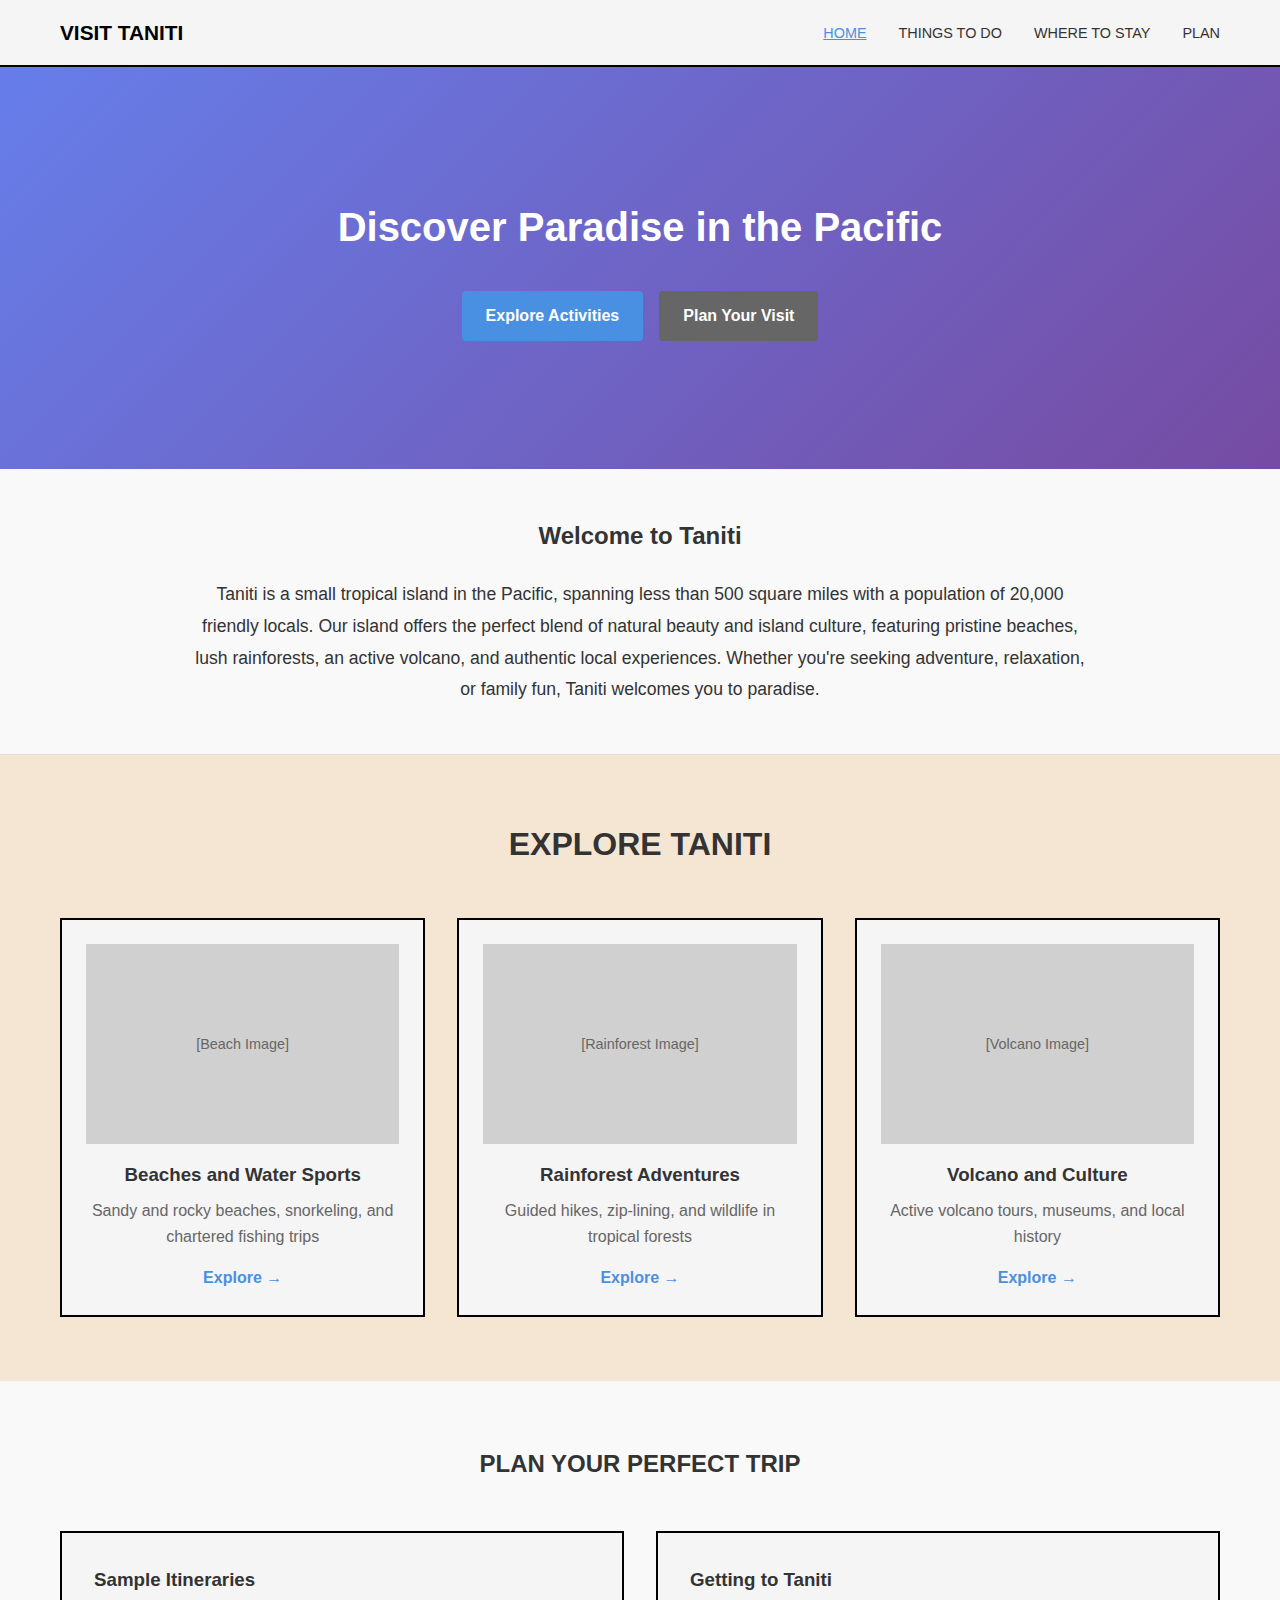
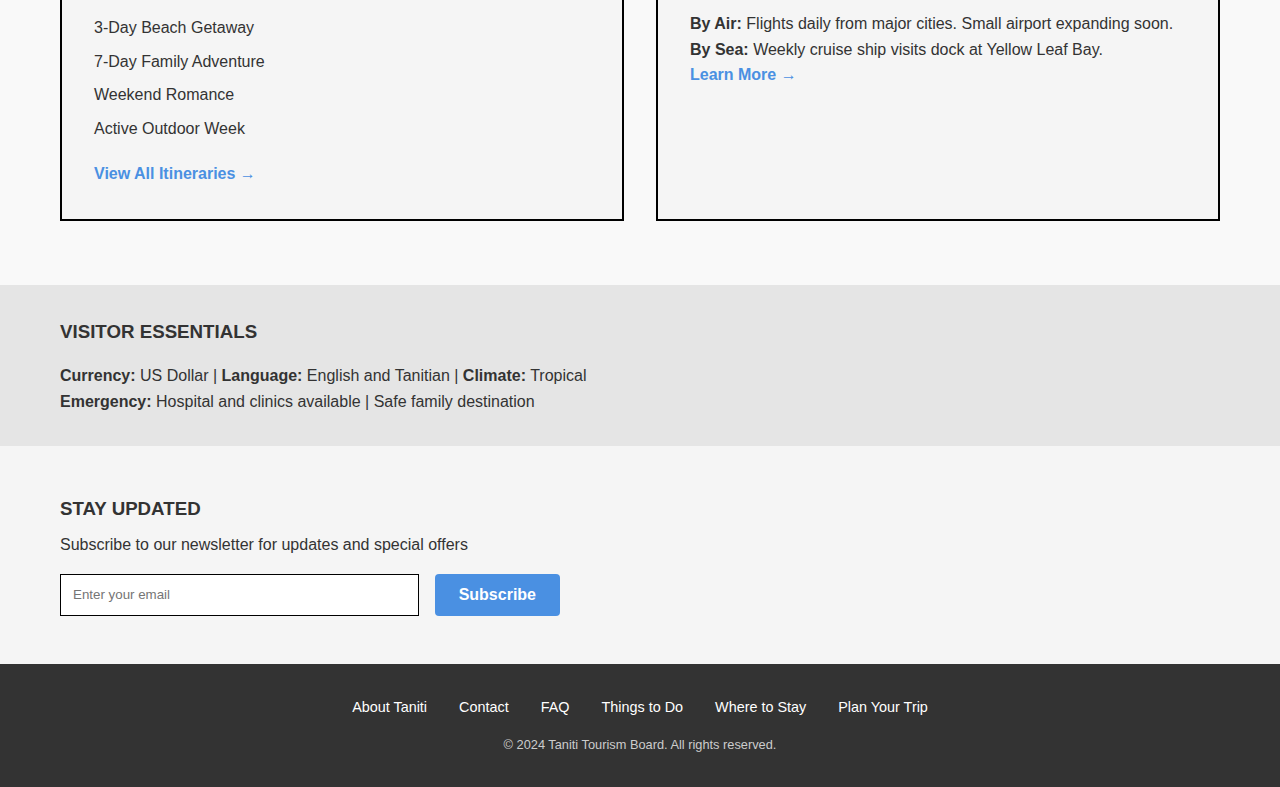
<file: index.html>
<!DOCTYPE html>
<html lang="en">
<head>
    <meta charset="UTF-8">
    <meta name="viewport" content="width=device-width, initial-scale=1.0">
    <title>Visit Taniti - Discover Paradise in the Pacific</title>
    <link rel="stylesheet" href="styles.css">
</head>
<body>
    <!-- Navigation -->
    <nav class="navbar">
        <div class="container">
            <div class="nav-brand">VISIT TANITI</div>
            <button class="mobile-menu-toggle" aria-label="Toggle menu">
                <span></span>
                <span></span>
                <span></span>
            </button>
            <ul class="nav-menu">
                <li><a href="index.html" class="active">HOME</a></li>
                <li><a href="activities.html">THINGS TO DO</a></li>
                <li><a href="stay.html">WHERE TO STAY</a></li>
                <li><a href="plan.html">PLAN</a></li>
            </ul>
        </div>
    </nav>

    <!-- Mobile Menu -->
    <div class="mobile-menu">
        <a href="index.html" class="active">HOME</a>
        <a href="activities.html">THINGS TO DO</a>
        <a href="stay.html">WHERE TO STAY</a>
        <a href="plan.html">PLAN YOUR TRIP</a>
        <a href="#about">ABOUT</a>
        <a href="#contact">CONTACT</a>
    </div>

    <!-- Hero Section -->
    <section class="hero">
        <div class="hero-content">
            <h1>Discover Paradise in the Pacific</h1>
            <div class="hero-buttons">
                <a href="activities.html" class="btn btn-primary">Explore Activities</a>
                <a href="plan.html" class="btn btn-secondary">Plan Your Visit</a>
            </div>
        </div>
    </section>

    <!-- About Taniti Section (NEW - from testing feedback) -->
    <section class="about-intro">
        <div class="container">
            <h2>Welcome to Taniti</h2>
            <p>Taniti is a small tropical island in the Pacific, spanning less than 500 square miles with a population of 20,000 friendly locals. Our island offers the perfect blend of natural beauty and island culture, featuring pristine beaches, lush rainforests, an active volcano, and authentic local experiences. Whether you're seeking adventure, relaxation, or family fun, Taniti welcomes you to paradise.</p>
        </div>
    </section>

    <!-- Explore Taniti Categories -->
    <section class="explore-section">
        <div class="container">
            <h2>EXPLORE TANITI</h2>
            <div class="category-grid">
                <div class="category-card">
                    <div class="category-image beach"></div>
                    <h3>Beaches and Water Sports</h3>
                    <p>Sandy and rocky beaches, snorkeling, and chartered fishing trips</p>
                    <a href="activities.html#beaches" class="card-link">Explore →</a>
                </div>
                <div class="category-card">
                    <div class="category-image rainforest"></div>
                    <h3>Rainforest Adventures</h3>
                    <p>Guided hikes, zip-lining, and wildlife in tropical forests</p>
                    <a href="activities.html#adventure" class="card-link">Explore →</a>
                </div>
                <div class="category-card">
                    <div class="category-image volcano"></div>
                    <h3>Volcano and Culture</h3>
                    <p>Active volcano tours, museums, and local history</p>
                    <a href="activities.html#culture" class="card-link">Explore →</a>
                </div>
            </div>
        </div>
    </section>

    <!-- Planning Tools -->
    <section class="planning-section">
        <div class="container">
            <h2>PLAN YOUR PERFECT TRIP</h2>
            <div class="planning-grid">
                <div class="planning-card">
                    <h3>Sample Itineraries</h3>
                    <ul>
                        <li>3-Day Beach Getaway</li>
                        <li>7-Day Family Adventure</li>
                        <li>Weekend Romance</li>
                        <li>Active Outdoor Week</li>
                    </ul>
                    <a href="plan.html#itineraries" class="card-link">View All Itineraries →</a>
                </div>
                <div class="planning-card">
                    <h3>Getting to Taniti</h3>
                    <p><strong>By Air:</strong> Flights daily from major cities. Small airport expanding soon.</p>
                    <p><strong>By Sea:</strong> Weekly cruise ship visits dock at Yellow Leaf Bay.</p>
                    <a href="plan.html#transport" class="card-link">Learn More →</a>
                </div>
            </div>
        </div>
    </section>

    <!-- Visitor Essentials -->
    <section class="essentials-section">
        <div class="container">
            <h3>VISITOR ESSENTIALS</h3>
            <p><strong>Currency:</strong> US Dollar | <strong>Language:</strong> English and Tanitian | <strong>Climate:</strong> Tropical</p>
            <p><strong>Emergency:</strong> Hospital and clinics available | Safe family destination</p>
        </div>
    </section>

    <!-- Newsletter -->
    <section class="newsletter-section">
        <div class="container">
            <h3>STAY UPDATED</h3>
            <p>Subscribe to our newsletter for updates and special offers</p>
            <form class="newsletter-form">
                <input type="email" placeholder="Enter your email" required>
                <button type="submit" class="btn btn-primary">Subscribe</button>
            </form>
        </div>
    </section>

    <!-- Footer -->
    <footer class="footer">
        <div class="container">
            <div class="footer-links">
                <a href="#about">About Taniti</a>
                <a href="#contact">Contact</a>
                <a href="#faq">FAQ</a>
                <a href="activities.html">Things to Do</a>
                <a href="stay.html">Where to Stay</a>
                <a href="plan.html">Plan Your Trip</a>
            </div>
            <p class="footer-copy">&copy; 2024 Taniti Tourism Board. All rights reserved.</p>
        </div>
    </footer>

    <script src="script.js"></script>
</body>
</html>
</file>
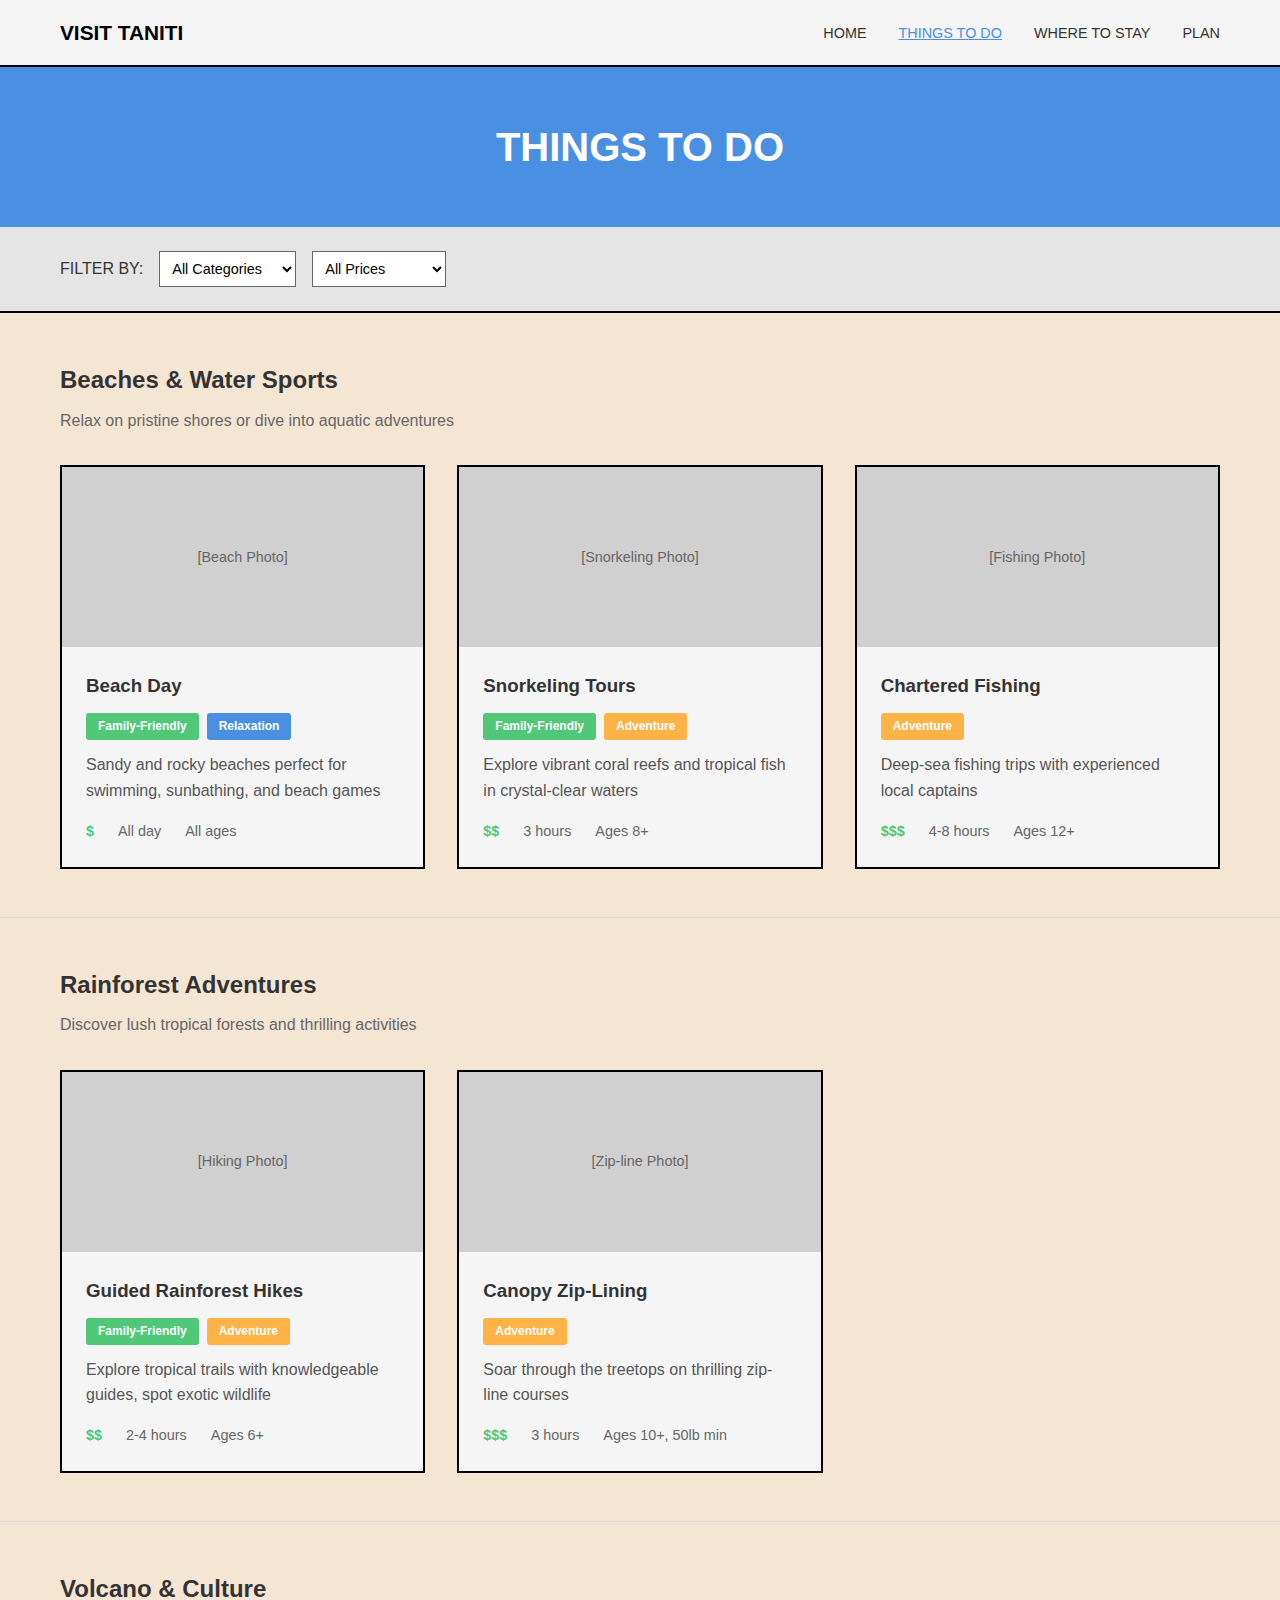
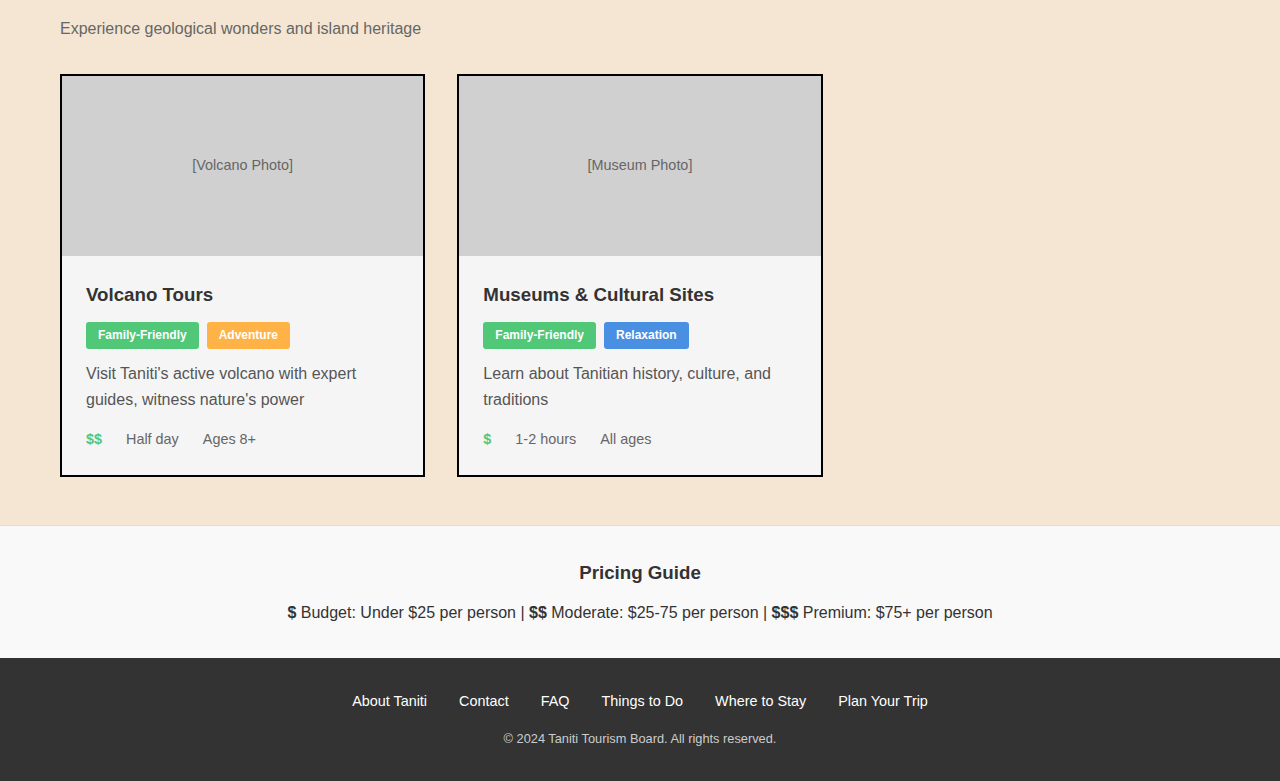
<file: activities.html>
<!DOCTYPE html>
<html lang="en">
<head>
    <meta charset="UTF-8">
    <meta name="viewport" content="width=device-width, initial-scale=1.0">
    <title>Things to Do - Visit Taniti</title>
    <link rel="stylesheet" href="styles.css">
</head>
<body>
    <!-- Navigation -->
    <nav class="navbar">
        <div class="container">
            <div class="nav-brand">VISIT TANITI</div>
            <button class="mobile-menu-toggle" aria-label="Toggle menu">
                <span></span>
                <span></span>
                <span></span>
            </button>
            <ul class="nav-menu">
                <li><a href="index.html">HOME</a></li>
                <li><a href="activities.html" class="active">THINGS TO DO</a></li>
                <li><a href="stay.html">WHERE TO STAY</a></li>
                <li><a href="plan.html">PLAN</a></li>
            </ul>
        </div>
    </nav>

    <!-- Mobile Menu -->
    <div class="mobile-menu">
        <a href="index.html">HOME</a>
        <a href="activities.html" class="active">THINGS TO DO</a>
        <a href="stay.html">WHERE TO STAY</a>
        <a href="plan.html">PLAN YOUR TRIP</a>
        <a href="#about">ABOUT</a>
        <a href="#contact">CONTACT</a>
    </div>

    <!-- Page Header -->
    <section class="page-header">
        <div class="container">
            <h1>THINGS TO DO</h1>
        </div>
    </section>

    <!-- Filter Bar -->
    <section class="filter-section">
        <div class="container">
            <div class="filter-bar">
                <span>FILTER BY:</span>
                <select id="category-filter">
                    <option value="all">All Categories</option>
                    <option value="family">Family-Friendly</option>
                    <option value="adventure">Adventure</option>
                    <option value="relaxation">Relaxation</option>
                </select>
                <select id="price-filter">
                    <option value="all">All Prices</option>
                    <option value="budget">Budget ($)</option>
                    <option value="moderate">Moderate ($$)</option>
                    <option value="premium">Premium ($$$)</option>
                </select>
            </div>
        </div>
    </section>

    <!-- Beaches & Water Sports (Relaxation) -->
    <section id="beaches" class="activity-category">
        <div class="container">
            <h2>Beaches & Water Sports</h2>
            <p class="category-description">Relax on pristine shores or dive into aquatic adventures</p>
            <div class="activity-grid">
                <div class="activity-card" data-category="relaxation family" data-price="budget">
                    <div class="activity-image beach-relaxation"></div>
                    <div class="activity-content">
                        <h3>Beach Day</h3>
                        <div class="activity-tags">
                            <span class="tag tag-family">Family-Friendly</span>
                            <span class="tag tag-relax">Relaxation</span>
                        </div>
                        <p>Sandy and rocky beaches perfect for swimming, sunbathing, and beach games</p>
                        <div class="activity-meta">
                            <span class="price">$</span>
                            <span class="duration">All day</span>
                            <span class="age">All ages</span>
                        </div>
                    </div>
                </div>
                <div class="activity-card" data-category="adventure family" data-price="moderate">
                    <div class="activity-image snorkeling"></div>
                    <div class="activity-content">
                        <h3>Snorkeling Tours</h3>
                        <div class="activity-tags">
                            <span class="tag tag-family">Family-Friendly</span>
                            <span class="tag tag-adventure">Adventure</span>
                        </div>
                        <p>Explore vibrant coral reefs and tropical fish in crystal-clear waters</p>
                        <div class="activity-meta">
                            <span class="price">$$</span>
                            <span class="duration">3 hours</span>
                            <span class="age">Ages 8+</span>
                        </div>
                    </div>
                </div>
                <div class="activity-card" data-category="adventure" data-price="premium">
                    <div class="activity-image fishing"></div>
                    <div class="activity-content">
                        <h3>Chartered Fishing</h3>
                        <div class="activity-tags">
                            <span class="tag tag-adventure">Adventure</span>
                        </div>
                        <p>Deep-sea fishing trips with experienced local captains</p>
                        <div class="activity-meta">
                            <span class="price">$$$</span>
                            <span class="duration">4-8 hours</span>
                            <span class="age">Ages 12+</span>
                        </div>
                    </div>
                </div>
            </div>
        </div>
    </section>

    <!-- Rainforest Adventures (Adventure) -->
    <section id="adventure" class="activity-category">
        <div class="container">
            <h2>Rainforest Adventures</h2>
            <p class="category-description">Discover lush tropical forests and thrilling activities</p>
            <div class="activity-grid">
                <div class="activity-card" data-category="adventure family" data-price="moderate">
                    <div class="activity-image hiking"></div>
                    <div class="activity-content">
                        <h3>Guided Rainforest Hikes</h3>
                        <div class="activity-tags">
                            <span class="tag tag-family">Family-Friendly</span>
                            <span class="tag tag-adventure">Adventure</span>
                        </div>
                        <p>Explore tropical trails with knowledgeable guides, spot exotic wildlife</p>
                        <div class="activity-meta">
                            <span class="price">$$</span>
                            <span class="duration">2-4 hours</span>
                            <span class="age">Ages 6+</span>
                        </div>
                    </div>
                </div>
                <div class="activity-card" data-category="adventure" data-price="premium">
                    <div class="activity-image ziplining"></div>
                    <div class="activity-content">
                        <h3>Canopy Zip-Lining</h3>
                        <div class="activity-tags">
                            <span class="tag tag-adventure">Adventure</span>
                        </div>
                        <p>Soar through the treetops on thrilling zip-line courses</p>
                        <div class="activity-meta">
                            <span class="price">$$$</span>
                            <span class="duration">3 hours</span>
                            <span class="age">Ages 10+, 50lb min</span>
                        </div>
                    </div>
                </div>
            </div>
        </div>
    </section>

    <!-- Volcano & Culture -->
    <section id="culture" class="activity-category">
        <div class="container">
            <h2>Volcano & Culture</h2>
            <p class="category-description">Experience geological wonders and island heritage</p>
            <div class="activity-grid">
                <div class="activity-card" data-category="adventure family" data-price="moderate">
                    <div class="activity-image volcano"></div>
                    <div class="activity-content">
                        <h3>Volcano Tours</h3>
                        <div class="activity-tags">
                            <span class="tag tag-family">Family-Friendly</span>
                            <span class="tag tag-adventure">Adventure</span>
                        </div>
                        <p>Visit Taniti's active volcano with expert guides, witness nature's power</p>
                        <div class="activity-meta">
                            <span class="price">$$</span>
                            <span class="duration">Half day</span>
                            <span class="age">Ages 8+</span>
                        </div>
                    </div>
                </div>
                <div class="activity-card" data-category="relaxation family" data-price="budget">
                    <div class="activity-image museum"></div>
                    <div class="activity-content">
                        <h3>Museums & Cultural Sites</h3>
                        <div class="activity-tags">
                            <span class="tag tag-family">Family-Friendly</span>
                            <span class="tag tag-relax">Relaxation</span>
                        </div>
                        <p>Learn about Tanitian history, culture, and traditions</p>
                        <div class="activity-meta">
                            <span class="price">$</span>
                            <span class="duration">1-2 hours</span>
                            <span class="age">All ages</span>
                        </div>
                    </div>
                </div>
            </div>
        </div>
    </section>

    <!-- Pricing Guide -->
    <section class="pricing-guide">
        <div class="container">
            <h3>Pricing Guide</h3>
            <p><strong>$</strong> Budget: Under $25 per person | <strong>$$</strong> Moderate: $25-75 per person | <strong>$$$</strong> Premium: $75+ per person</p>
        </div>
    </section>

    <!-- Footer -->
    <footer class="footer">
        <div class="container">
            <div class="footer-links">
                <a href="#about">About Taniti</a>
                <a href="#contact">Contact</a>
                <a href="#faq">FAQ</a>
                <a href="activities.html">Things to Do</a>
                <a href="stay.html">Where to Stay</a>
                <a href="plan.html">Plan Your Trip</a>
            </div>
            <p class="footer-copy">&copy; 2024 Taniti Tourism Board. All rights reserved.</p>
        </div>
    </footer>

    <script src="script.js"></script>
</body>
</html>
</file>
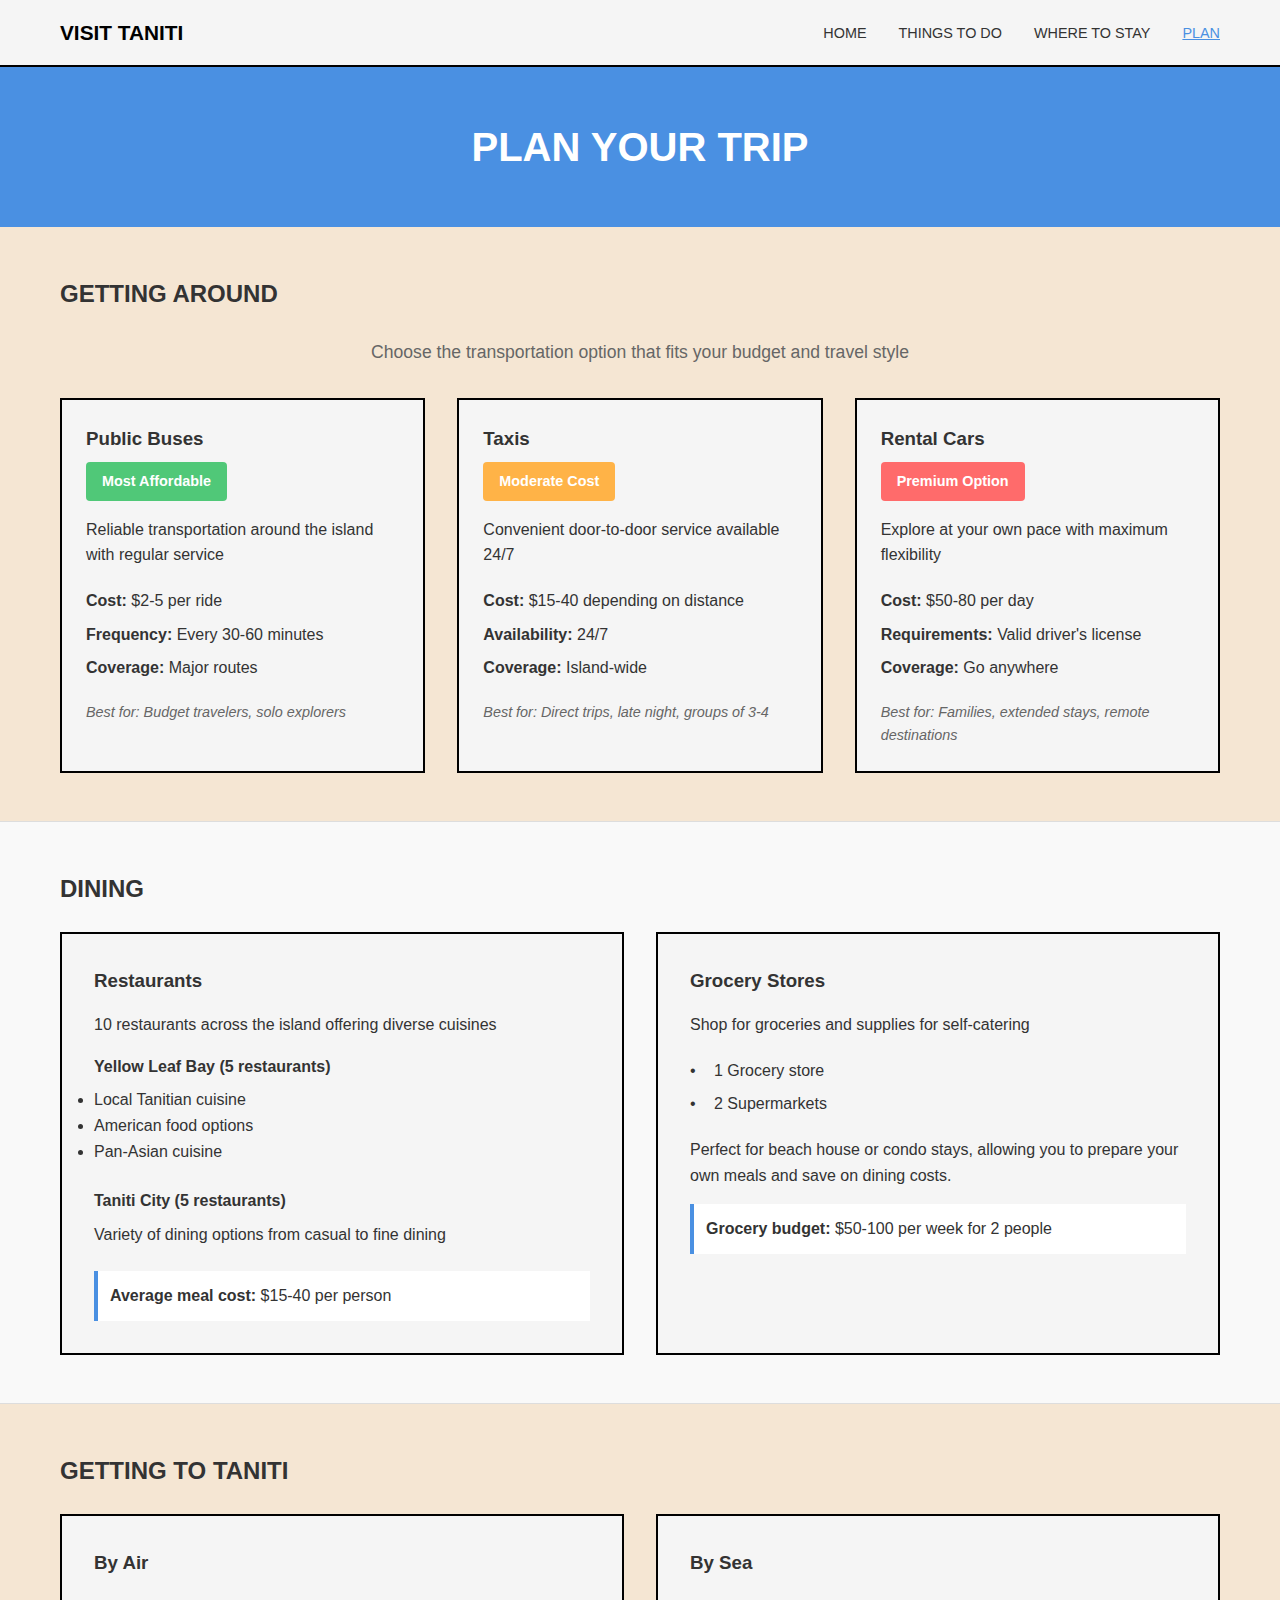
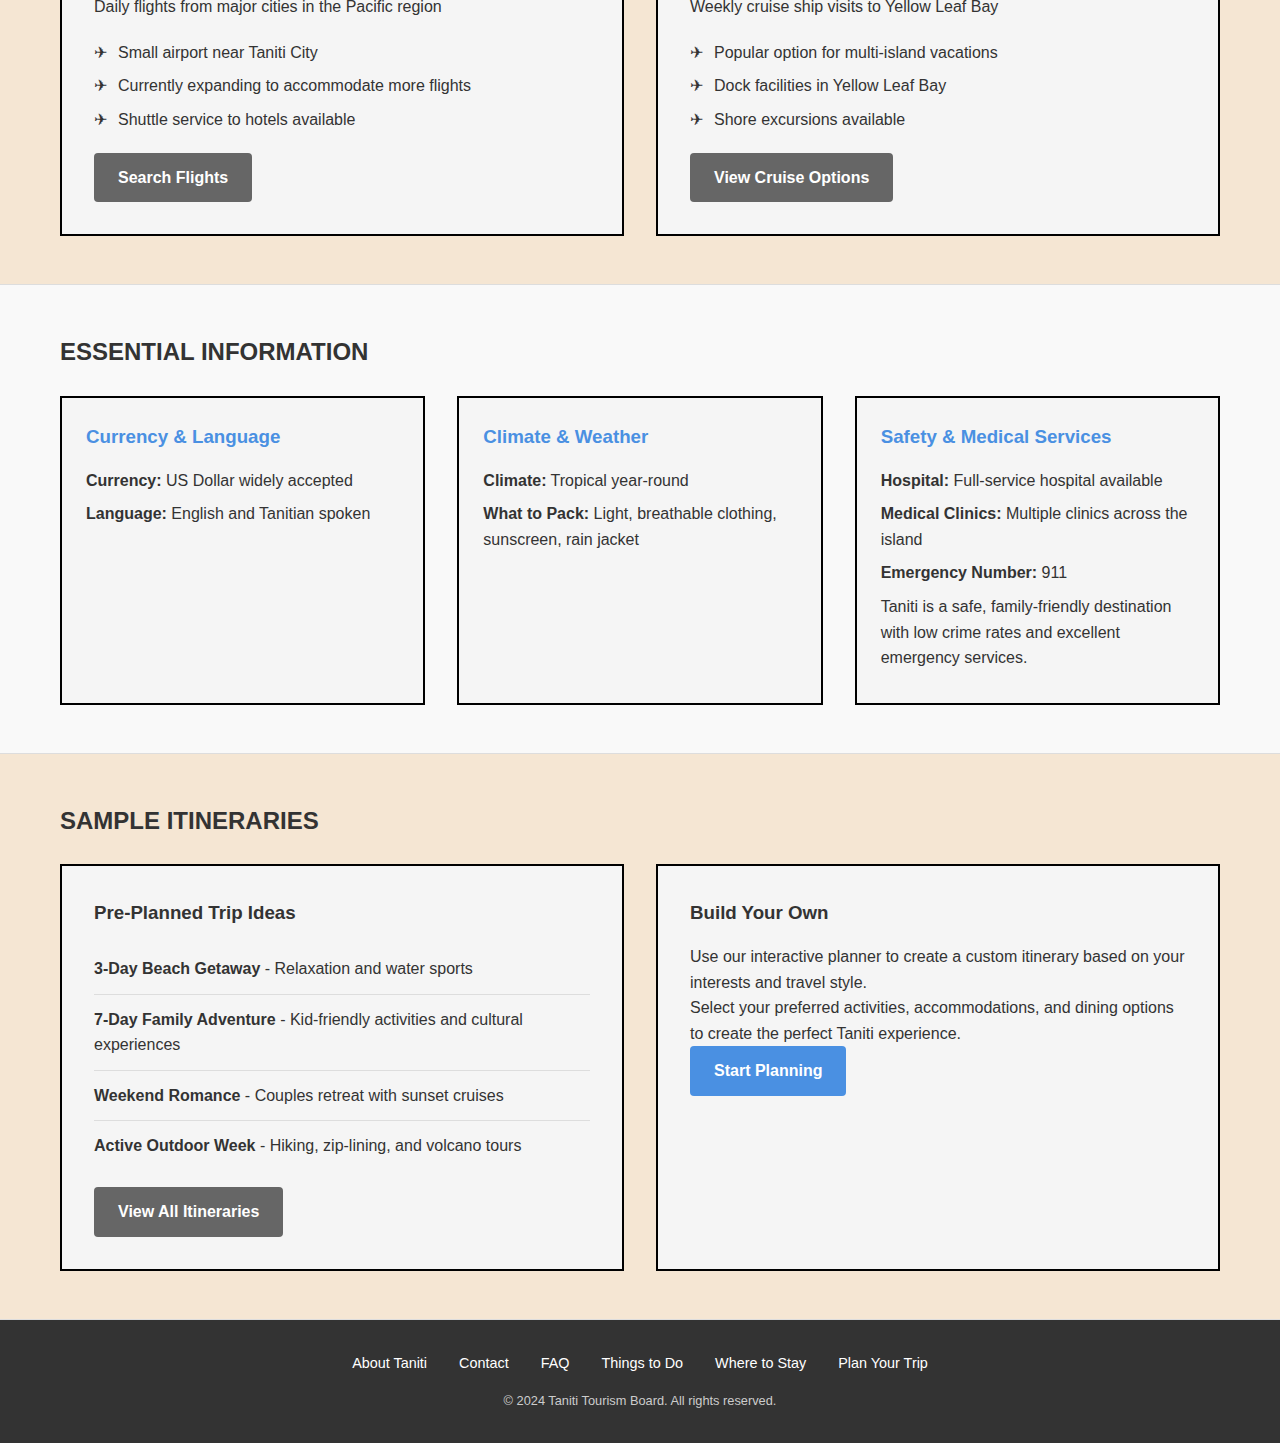
<file: plan.html>
<!DOCTYPE html>
<html lang="en">
<head>
    <meta charset="UTF-8">
    <meta name="viewport" content="width=device-width, initial-scale=1.0">
    <title>Plan Your Trip - Visit Taniti</title>
    <link rel="stylesheet" href="styles.css">
</head>
<body>
    <!-- Navigation -->
    <nav class="navbar">
        <div class="container">
            <div class="nav-brand">VISIT TANITI</div>
            <button class="mobile-menu-toggle" aria-label="Toggle menu">
                <span></span>
                <span></span>
                <span></span>
            </button>
            <ul class="nav-menu">
                <li><a href="index.html">HOME</a></li>
                <li><a href="activities.html">THINGS TO DO</a></li>
                <li><a href="stay.html">WHERE TO STAY</a></li>
                <li><a href="plan.html" class="active">PLAN</a></li>
            </ul>
        </div>
    </nav>

    <!-- Mobile Menu -->
    <div class="mobile-menu">
        <a href="index.html">HOME</a>
        <a href="activities.html">THINGS TO DO</a>
        <a href="stay.html">WHERE TO STAY</a>
        <a href="plan.html" class="active">PLAN YOUR TRIP</a>
        <a href="#about">ABOUT</a>
        <a href="#contact">CONTACT</a>
    </div>

    <!-- Page Header -->
    <section class="page-header">
        <div class="container">
            <h1>PLAN YOUR TRIP</h1>
        </div>
    </section>

    <!-- Getting Around Section (with costs highlighted) -->
    <section id="transport" class="plan-section">
        <div class="container">
            <h2>GETTING AROUND</h2>
            <p class="section-intro">Choose the transportation option that fits your budget and travel style</p>
            <div class="transport-grid">
                <div class="transport-card">
                    <h3>Public Buses</h3>
                    <div class="cost-badge budget">Most Affordable</div>
                    <p>Reliable transportation around the island with regular service</p>
                    <ul class="details">
                        <li><strong>Cost:</strong> $2-5 per ride</li>
                        <li><strong>Frequency:</strong> Every 30-60 minutes</li>
                        <li><strong>Coverage:</strong> Major routes</li>
                    </ul>
                    <p class="recommendation">Best for: Budget travelers, solo explorers</p>
                </div>
                <div class="transport-card">
                    <h3>Taxis</h3>
                    <div class="cost-badge moderate">Moderate Cost</div>
                    <p>Convenient door-to-door service available 24/7</p>
                    <ul class="details">
                        <li><strong>Cost:</strong> $15-40 depending on distance</li>
                        <li><strong>Availability:</strong> 24/7</li>
                        <li><strong>Coverage:</strong> Island-wide</li>
                    </ul>
                    <p class="recommendation">Best for: Direct trips, late night, groups of 3-4</p>
                </div>
                <div class="transport-card">
                    <h3>Rental Cars</h3>
                    <div class="cost-badge premium">Premium Option</div>
                    <p>Explore at your own pace with maximum flexibility</p>
                    <ul class="details">
                        <li><strong>Cost:</strong> $50-80 per day</li>
                        <li><strong>Requirements:</strong> Valid driver's license</li>
                        <li><strong>Coverage:</strong> Go anywhere</li>
                    </ul>
                    <p class="recommendation">Best for: Families, extended stays, remote destinations</p>
                </div>
            </div>
        </div>
    </section>

    <!-- Dining Section -->
    <section class="plan-section dining-section">
        <div class="container">
            <h2>DINING</h2>
            <div class="dining-grid">
                <div class="dining-card">
                    <h3>Restaurants</h3>
                    <p>10 restaurants across the island offering diverse cuisines</p>
                    <div class="dining-locations">
                        <div class="location">
                            <h4>Yellow Leaf Bay (5 restaurants)</h4>
                            <ul>
                                <li>Local Tanitian cuisine</li>
                                <li>American food options</li>
                                <li>Pan-Asian cuisine</li>
                            </ul>
                        </div>
                        <div class="location">
                            <h4>Taniti City (5 restaurants)</h4>
                            <p>Variety of dining options from casual to fine dining</p>
                        </div>
                    </div>
                    <p class="cost-note"><strong>Average meal cost:</strong> $15-40 per person</p>
                </div>
                <div class="dining-card">
                    <h3>Grocery Stores</h3>
                    <p>Shop for groceries and supplies for self-catering</p>
                    <ul class="grocery-list">
                        <li>1 Grocery store</li>
                        <li>2 Supermarkets</li>
                    </ul>
                    <p>Perfect for beach house or condo stays, allowing you to prepare your own meals and save on dining costs.</p>
                    <p class="cost-note"><strong>Grocery budget:</strong> $50-100 per week for 2 people</p>
                </div>
            </div>
        </div>
    </section>

    <!-- Getting to Taniti -->
    <section class="plan-section arrival-section">
        <div class="container">
            <h2>GETTING TO TANITI</h2>
            <div class="arrival-grid">
                <div class="arrival-card">
                    <h3>By Air</h3>
                    <p>Daily flights from major cities in the Pacific region</p>
                    <ul>
                        <li>Small airport near Taniti City</li>
                        <li>Currently expanding to accommodate more flights</li>
                        <li>Shuttle service to hotels available</li>
                    </ul>
                    <a href="#" class="btn btn-secondary">Search Flights</a>
                </div>
                <div class="arrival-card">
                    <h3>By Sea</h3>
                    <p>Weekly cruise ship visits to Yellow Leaf Bay</p>
                    <ul>
                        <li>Popular option for multi-island vacations</li>
                        <li>Dock facilities in Yellow Leaf Bay</li>
                        <li>Shore excursions available</li>
                    </ul>
                    <a href="#" class="btn btn-secondary">View Cruise Options</a>
                </div>
            </div>
        </div>
    </section>

    <!-- Essential Information (with safety info from testing) -->
    <section class="plan-section essentials-detail">
        <div class="container">
            <h2>ESSENTIAL INFORMATION</h2>
            <div class="essentials-grid">
                <div class="essential-item">
                    <h3>Currency & Language</h3>
                    <p><strong>Currency:</strong> US Dollar widely accepted</p>
                    <p><strong>Language:</strong> English and Tanitian spoken</p>
                </div>
                <div class="essential-item">
                    <h3>Climate & Weather</h3>
                    <p><strong>Climate:</strong> Tropical year-round</p>
                    <p><strong>What to Pack:</strong> Light, breathable clothing, sunscreen, rain jacket</p>
                </div>
                <div class="essential-item">
                    <h3>Safety & Medical Services</h3>
                    <p><strong>Hospital:</strong> Full-service hospital available</p>
                    <p><strong>Medical Clinics:</strong> Multiple clinics across the island</p>
                    <p><strong>Emergency Number:</strong> 911</p>
                    <p>Taniti is a safe, family-friendly destination with low crime rates and excellent emergency services.</p>
                </div>
            </div>
        </div>
    </section>

    <!-- Sample Itineraries -->
    <section id="itineraries" class="plan-section itineraries-section">
        <div class="container">
            <h2>SAMPLE ITINERARIES</h2>
            <div class="itinerary-grid">
                <div class="itinerary-card">
                    <h3>Pre-Planned Trip Ideas</h3>
                    <ul class="itinerary-list">
                        <li><strong>3-Day Beach Getaway</strong> - Relaxation and water sports</li>
                        <li><strong>7-Day Family Adventure</strong> - Kid-friendly activities and cultural experiences</li>
                        <li><strong>Weekend Romance</strong> - Couples retreat with sunset cruises</li>
                        <li><strong>Active Outdoor Week</strong> - Hiking, zip-lining, and volcano tours</li>
                    </ul>
                    <a href="#" class="btn btn-secondary">View All Itineraries</a>
                </div>
                <div class="itinerary-card">
                    <h3>Build Your Own</h3>
                    <p>Use our interactive planner to create a custom itinerary based on your interests and travel style.</p>
                    <p>Select your preferred activities, accommodations, and dining options to create the perfect Taniti experience.</p>
                    <a href="#" class="btn btn-primary">Start Planning</a>
                </div>
            </div>
        </div>
    </section>

    <!-- Footer -->
    <footer class="footer">
        <div class="container">
            <div class="footer-links">
                <a href="#about">About Taniti</a>
                <a href="#contact">Contact</a>
                <a href="#faq">FAQ</a>
                <a href="activities.html">Things to Do</a>
                <a href="stay.html">Where to Stay</a>
                <a href="plan.html">Plan Your Trip</a>
            </div>
            <p class="footer-copy">&copy; 2024 Taniti Tourism Board. All rights reserved.</p>
        </div>
    </footer>

    <script src="script.js"></script>
</body>
</html>
</file>
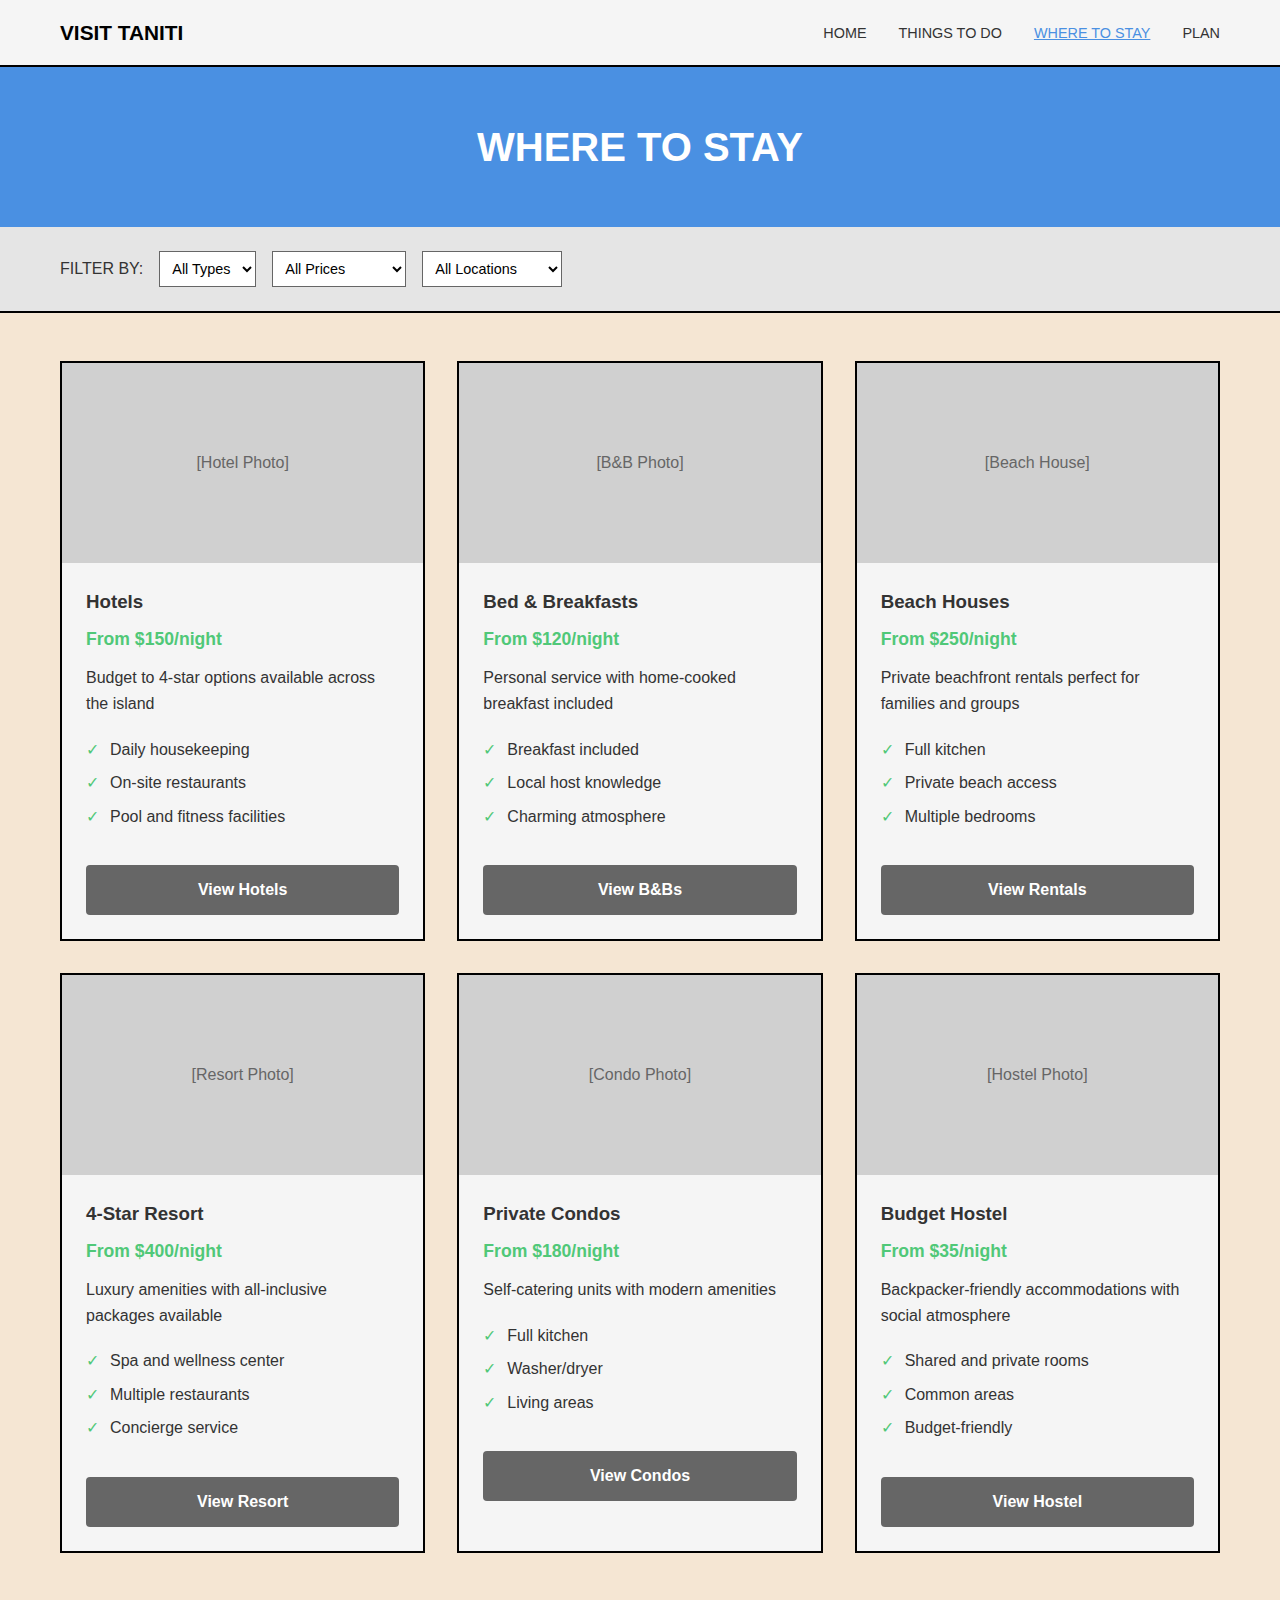
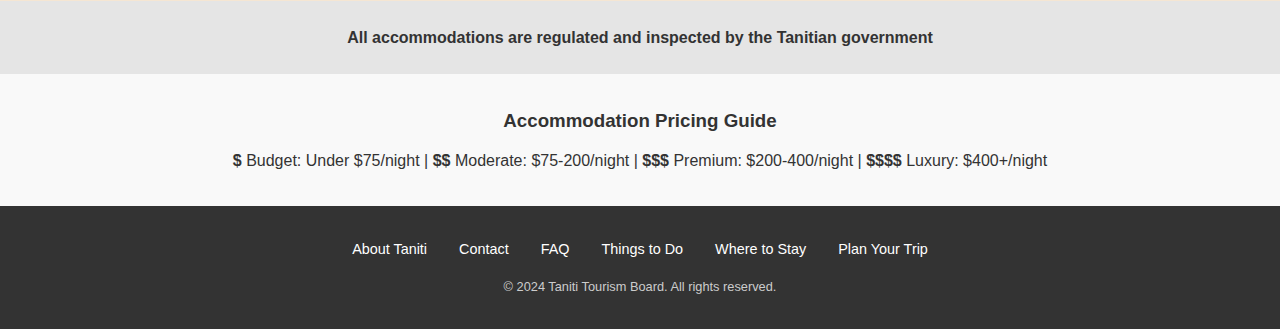
<file: stay.html>
<!DOCTYPE html>
<html lang="en">
<head>
    <meta charset="UTF-8">
    <meta name="viewport" content="width=device-width, initial-scale=1.0">
    <title>Where to Stay - Visit Taniti</title>
    <link rel="stylesheet" href="styles.css">
</head>
<body>
    <!-- Navigation -->
    <nav class="navbar">
        <div class="container">
            <div class="nav-brand">VISIT TANITI</div>
            <button class="mobile-menu-toggle" aria-label="Toggle menu">
                <span></span>
                <span></span>
                <span></span>
            </button>
            <ul class="nav-menu">
                <li><a href="index.html">HOME</a></li>
                <li><a href="activities.html">THINGS TO DO</a></li>
                <li><a href="stay.html" class="active">WHERE TO STAY</a></li>
                <li><a href="plan.html">PLAN</a></li>
            </ul>
        </div>
    </nav>

    <!-- Mobile Menu -->
    <div class="mobile-menu">
        <a href="index.html">HOME</a>
        <a href="activities.html">THINGS TO DO</a>
        <a href="stay.html" class="active">WHERE TO STAY</a>
        <a href="plan.html">PLAN YOUR TRIP</a>
        <a href="#about">ABOUT</a>
        <a href="#contact">CONTACT</a>
    </div>

    <!-- Page Header -->
    <section class="page-header">
        <div class="container">
            <h1>WHERE TO STAY</h1>
        </div>
    </section>

    <!-- Filter Bar -->
    <section class="filter-section">
        <div class="container">
            <div class="filter-bar">
                <span>FILTER BY:</span>
                <select id="type-filter">
                    <option value="all">All Types</option>
                    <option value="hotel">Hotels</option>
                    <option value="bb">B&Bs</option>
                    <option value="rental">Rentals</option>
                    <option value="budget">Budget</option>
                </select>
                <select id="price-filter">
                    <option value="all">All Prices</option>
                    <option value="budget">Budget ($)</option>
                    <option value="moderate">Moderate ($$)</option>
                    <option value="premium">Premium ($$$)</option>
                    <option value="luxury">Luxury ($$$$)</option>
                </select>
                <select id="location-filter">
                    <option value="all">All Locations</option>
                    <option value="bay">Yellow Leaf Bay</option>
                    <option value="city">Taniti City</option>
                    <option value="beach">Beachfront</option>
                </select>
            </div>
        </div>
    </section>

    <!-- Accommodations Grid -->
    <section class="accommodations-section">
        <div class="container">
            <div class="accommodation-grid">
                <!-- Hotels -->
                <div class="accommodation-card" data-type="hotel" data-price="moderate premium">
                    <div class="accommodation-image hotel"></div>
                    <div class="accommodation-content">
                        <h3>Hotels</h3>
                        <div class="price-range">From $150/night</div>
                        <p>Budget to 4-star options available across the island</p>
                        <ul class="amenities">
                            <li>Daily housekeeping</li>
                            <li>On-site restaurants</li>
                            <li>Pool and fitness facilities</li>
                        </ul>
                        <a href="#" class="btn btn-secondary">View Hotels</a>
                    </div>
                </div>

                <!-- B&Bs -->
                <div class="accommodation-card" data-type="bb" data-price="moderate">
                    <div class="accommodation-image bb"></div>
                    <div class="accommodation-content">
                        <h3>Bed & Breakfasts</h3>
                        <div class="price-range">From $120/night</div>
                        <p>Personal service with home-cooked breakfast included</p>
                        <ul class="amenities">
                            <li>Breakfast included</li>
                            <li>Local host knowledge</li>
                            <li>Charming atmosphere</li>
                        </ul>
                        <a href="#" class="btn btn-secondary">View B&Bs</a>
                    </div>
                </div>

                <!-- Beach Houses -->
                <div class="accommodation-card" data-type="rental" data-price="premium">
                    <div class="accommodation-image beach-house"></div>
                    <div class="accommodation-content">
                        <h3>Beach Houses</h3>
                        <div class="price-range">From $250/night</div>
                        <p>Private beachfront rentals perfect for families and groups</p>
                        <ul class="amenities">
                            <li>Full kitchen</li>
                            <li>Private beach access</li>
                            <li>Multiple bedrooms</li>
                        </ul>
                        <a href="#" class="btn btn-secondary">View Rentals</a>
                    </div>
                </div>

                <!-- Resort -->
                <div class="accommodation-card" data-type="hotel" data-price="luxury">
                    <div class="accommodation-image resort"></div>
                    <div class="accommodation-content">
                        <h3>4-Star Resort</h3>
                        <div class="price-range">From $400/night</div>
                        <p>Luxury amenities with all-inclusive packages available</p>
                        <ul class="amenities">
                            <li>Spa and wellness center</li>
                            <li>Multiple restaurants</li>
                            <li>Concierge service</li>
                        </ul>
                        <a href="#" class="btn btn-secondary">View Resort</a>
                    </div>
                </div>

                <!-- Private Condos -->
                <div class="accommodation-card" data-type="rental" data-price="moderate">
                    <div class="accommodation-image condo"></div>
                    <div class="accommodation-content">
                        <h3>Private Condos</h3>
                        <div class="price-range">From $180/night</div>
                        <p>Self-catering units with modern amenities</p>
                        <ul class="amenities">
                            <li>Full kitchen</li>
                            <li>Washer/dryer</li>
                            <li>Living areas</li>
                        </ul>
                        <a href="#" class="btn btn-secondary">View Condos</a>
                    </div>
                </div>

                <!-- Budget Hostel -->
                <div class="accommodation-card" data-type="budget" data-price="budget">
                    <div class="accommodation-image hostel"></div>
                    <div class="accommodation-content">
                        <h3>Budget Hostel</h3>
                        <div class="price-range">From $35/night</div>
                        <p>Backpacker-friendly accommodations with social atmosphere</p>
                        <ul class="amenities">
                            <li>Shared and private rooms</li>
                            <li>Common areas</li>
                            <li>Budget-friendly</li>
                        </ul>
                        <a href="#" class="btn btn-secondary">View Hostel</a>
                    </div>
                </div>
            </div>
        </div>
    </section>

    <!-- Trust Badge -->
    <section class="trust-section">
        <div class="container">
            <p><strong>All accommodations are regulated and inspected by the Tanitian government</strong></p>
        </div>
    </section>

    <!-- Pricing Guide -->
    <section class="pricing-guide">
        <div class="container">
            <h3>Accommodation Pricing Guide</h3>
            <p><strong>$</strong> Budget: Under $75/night | <strong>$$</strong> Moderate: $75-200/night | <strong>$$$</strong> Premium: $200-400/night | <strong>$$$$</strong> Luxury: $400+/night</p>
        </div>
    </section>

    <!-- Footer -->
    <footer class="footer">
        <div class="container">
            <div class="footer-links">
                <a href="#about">About Taniti</a>
                <a href="#contact">Contact</a>
                <a href="#faq">FAQ</a>
                <a href="activities.html">Things to Do</a>
                <a href="stay.html">Where to Stay</a>
                <a href="plan.html">Plan Your Trip</a>
            </div>
            <p class="footer-copy">&copy; 2024 Taniti Tourism Board. All rights reserved.</p>
        </div>
    </footer>

    <script src="script.js"></script>
</body>
</html>
</file>
<file: styles.css>
/* Reset and Base Styles */
* {
    margin: 0;
    padding: 0;
    box-sizing: border-box;
}

body {
    font-family: 'Segoe UI', Tahoma, Geneva, Verdana, sans-serif;
    line-height: 1.6;
    color: #333;
    background: #F5E6D3;
}

.container {
    max-width: 1200px;
    margin: 0 auto;
    padding: 0 20px;
}

/* Navigation */
.navbar {
    background: #f5f5f5;
    border-bottom: 2px solid #000;
    padding: 1rem 0;
    position: sticky;
    top: 0;
    z-index: 1000;
}

.navbar .container {
    display: flex;
    justify-content: space-between;
    align-items: center;
}

.nav-brand {
    font-size: 1.3rem;
    font-weight: bold;
    color: #000;
}

.nav-menu {
    display: flex;
    list-style: none;
    gap: 2rem;
}

.nav-menu a {
    text-decoration: none;
    color: #333;
    font-size: 0.9rem;
    font-weight: 500;
    transition: color 0.3s;
}

.nav-menu a:hover,
.nav-menu a.active {
    color: #4A90E2;
    text-decoration: underline;
}

/* Mobile Menu Toggle */
.mobile-menu-toggle {
    display: none;
    flex-direction: column;
    background: none;
    border: none;
    cursor: pointer;
    padding: 5px;
}

.mobile-menu-toggle span {
    width: 25px;
    height: 3px;
    background: #333;
    margin: 3px 0;
    transition: 0.3s;
}

.mobile-menu {
    display: none;
    position: fixed;
    top: 70px;
    left: 0;
    right: 0;
    background: #333;
    padding: 2rem;
    flex-direction: column;
    gap: 1.5rem;
    z-index: 999;
}

.mobile-menu a {
    color: #fff;
    text-decoration: none;
    font-size: 1.1rem;
    font-weight: bold;
}

.mobile-menu a.active {
    color: #4A90E2;
}

.mobile-menu.active {
    display: flex;
}

/* Hero Section */
.hero {
    background: linear-gradient(135deg, #667eea 0%, #764ba2 100%);
    color: #fff;
    padding: 8rem 2rem;
    text-align: center;
}

.hero-content h1 {
    font-size: 2.5rem;
    margin-bottom: 2rem;
}

.hero-buttons {
    display: flex;
    gap: 1rem;
    justify-content: center;
    flex-wrap: wrap;
}

/* Buttons */
.btn {
    padding: 0.75rem 1.5rem;
    border-radius: 4px;
    text-decoration: none;
    font-weight: 600;
    transition: all 0.3s;
    display: inline-block;
    border: none;
    cursor: pointer;
    font-size: 1rem;
}

.btn-primary {
    background: #4A90E2;
    color: #fff;
}

.btn-primary:hover {
    background: #357ABD;
}

.btn-secondary {
    background: #666;
    color: #fff;
}

.btn-secondary:hover {
    background: #444;
}

/* About Intro Section (NEW) */
.about-intro {
    background: #f9f9f9;
    padding: 3rem 0;
    border-bottom: 1px solid #ddd;
}

.about-intro h2 {
    text-align: center;
    margin-bottom: 1.5rem;
    color: #333;
}

.about-intro p {
    max-width: 900px;
    margin: 0 auto;
    font-size: 1.1rem;
    line-height: 1.8;
    text-align: center;
}

/* Explore Section */
.explore-section {
    padding: 4rem 0;
}

.explore-section h2 {
    text-align: center;
    margin-bottom: 3rem;
    font-size: 2rem;
}

.category-grid {
    display: grid;
    grid-template-columns: repeat(auto-fit, minmax(300px, 1fr));
    gap: 2rem;
}

.category-card {
    background: #f5f5f5;
    border: 2px solid #000;
    padding: 1.5rem;
    text-align: center;
}

.category-image {
    height: 200px;
    background: #d0d0d0;
    margin-bottom: 1rem;
    display: flex;
    align-items: center;
    justify-content: center;
    color: #666;
    font-size: 0.9rem;
}

.category-image.beach::before { content: '[Beach Image]'; }
.category-image.rainforest::before { content: '[Rainforest Image]'; }
.category-image.volcano::before { content: '[Volcano Image]'; }

.category-card h3 {
    margin-bottom: 0.5rem;
}

.category-card p {
    margin-bottom: 1rem;
    color: #666;
}

.card-link {
    color: #4A90E2;
    text-decoration: none;
    font-weight: 600;
}

.card-link:hover {
    text-decoration: underline;
}

/* Planning Section */
.planning-section {
    background: #f9f9f9;
    padding: 4rem 0;
}

.planning-section h2 {
    text-align: center;
    margin-bottom: 3rem;
}

.planning-grid {
    display: grid;
    grid-template-columns: repeat(auto-fit, minmax(400px, 1fr));
    gap: 2rem;
}

.planning-card {
    background: #f5f5f5;
    border: 2px solid #000;
    padding: 2rem;
}

.planning-card h3 {
    margin-bottom: 1rem;
}

.planning-card ul {
    list-style: none;
    margin: 1rem 0;
}

.planning-card ul li {
    padding: 0.25rem 0;
}

/* Essentials Section */
.essentials-section {
    background: #e5e5e5;
    padding: 2rem 0;
}

.essentials-section h3 {
    margin-bottom: 1rem;
}

/* Newsletter Section */
.newsletter-section {
    background: #f5f5f5;
    padding: 3rem 0;
}

.newsletter-section h3 {
    margin-bottom: 0.5rem;
}

.newsletter-form {
    display: flex;
    gap: 1rem;
    margin-top: 1rem;
    max-width: 500px;
    flex-wrap: wrap;
}

.newsletter-form input {
    flex: 1;
    padding: 0.75rem;
    border: 1px solid #000;
    min-width: 250px;
}

/* Footer */
.footer {
    background: #333;
    color: #fff;
    padding: 2rem 0;
}

.footer-links {
    display: flex;
    gap: 2rem;
    margin-bottom: 1rem;
    flex-wrap: wrap;
    justify-content: center;
}

.footer-links a {
    color: #fff;
    text-decoration: none;
    font-size: 0.9rem;
}

.footer-links a:hover {
    text-decoration: underline;
}

.footer-copy {
    text-align: center;
    color: #ccc;
    font-size: 0.8rem;
}

/* Page Header */
.page-header {
    background: #4A90E2;
    color: #fff;
    padding: 3rem 0;
    text-align: center;
}

.page-header h1 {
    font-size: 2.5rem;
}

/* Filter Section */
.filter-section {
    background: #e5e5e5;
    padding: 1.5rem 0;
    border-bottom: 2px solid #000;
}

.filter-bar {
    display: flex;
    gap: 1rem;
    align-items: center;
    flex-wrap: wrap;
}

.filter-bar select {
    padding: 0.5rem;
    border: 1px solid #666;
    background: #fff;
    font-size: 0.9rem;
}

/* Activity Grid */
.activity-category {
    padding: 3rem 0;
    border-bottom: 1px solid #ddd;
}

.activity-category h2 {
    margin-bottom: 0.5rem;
}

.category-description {
    color: #666;
    margin-bottom: 2rem;
}

.activity-grid {
    display: grid;
    grid-template-columns: repeat(3, 1fr);
    gap: 2rem;
}

.activity-card {
    background: #f5f5f5;
    border: 2px solid #000;
    display: flex;
    flex-direction: column;
}

.activity-image {
    height: 180px;
    background: #d0d0d0;
    display: flex;
    align-items: center;
    justify-content: center;
    color: #666;
    font-size: 0.9rem;
}

.activity-image.beach-relaxation::before { content: '[Beach Photo]'; }
.activity-image.snorkeling::before { content: '[Snorkeling Photo]'; }
.activity-image.fishing::before { content: '[Fishing Photo]'; }
.activity-image.hiking::before { content: '[Hiking Photo]'; }
.activity-image.ziplining::before { content: '[Zip-line Photo]'; }
.activity-image.volcano::before { content: '[Volcano Photo]'; }
.activity-image.museum::before { content: '[Museum Photo]'; }

.activity-content {
    padding: 1.5rem;
    display: flex;
    flex-direction: column;
    flex-grow: 1;
}

.activity-content h3 {
    margin-bottom: 0.75rem;
}

.activity-tags {
    display: flex;
    gap: 0.5rem;
    margin-bottom: 0.75rem;
    flex-wrap: wrap;
}

.tag {
    padding: 0.25rem 0.75rem;
    font-size: 0.75rem;
    border-radius: 3px;
    font-weight: 600;
}

.tag-family {
    background: #50C878;
    color: #fff;
}

.tag-adventure {
    background: #FFB347;
    color: #fff;
}

.tag-relax {
    background: #4A90E2;
    color: #fff;
}

.activity-content p {
    margin-bottom: 1rem;
    color: #555;
    flex-grow: 1;
}

.activity-meta {
    display: flex;
    gap: 1.5rem;
    font-size: 0.9rem;
    color: #666;
    margin-top: auto;
}

.price {
    font-weight: bold;
    color: #50C878;
}

/* Pricing Guide */
.pricing-guide {
    background: #f9f9f9;
    padding: 2rem 0;
    text-align: center;
}

.pricing-guide h3 {
    margin-bottom: 0.75rem;
}

/* Accommodation Grid */
.accommodations-section {
    padding: 3rem 0;
}

.accommodation-grid {
    display: grid;
    grid-template-columns: repeat(auto-fit, minmax(350px, 1fr));
    gap: 2rem;
}

.accommodation-card {
    background: #f5f5f5;
    border: 2px solid #000;
}

.accommodation-image {
    height: 200px;
    background: #d0d0d0;
    display: flex;
    align-items: center;
    justify-content: center;
    color: #666;
}

.accommodation-image.hotel::before { content: '[Hotel Photo]'; }
.accommodation-image.bb::before { content: '[B&B Photo]'; }
.accommodation-image.beach-house::before { content: '[Beach House]'; }
.accommodation-image.resort::before { content: '[Resort Photo]'; }
.accommodation-image.condo::before { content: '[Condo Photo]'; }
.accommodation-image.hostel::before { content: '[Hostel Photo]'; }

.accommodation-content {
    padding: 1.5rem;
}

.accommodation-content h3 {
    margin-bottom: 0.5rem;
}

.price-range {
    font-weight: bold;
    color: #50C878;
    margin-bottom: 0.75rem;
    font-size: 1.1rem;
}

.amenities {
    list-style: none;
    margin: 1rem 0;
}

.amenities li {
    padding: 0.25rem 0;
    padding-left: 1.5rem;
    position: relative;
}

.amenities li::before {
    content: '✓';
    position: absolute;
    left: 0;
    color: #50C878;
}

.accommodation-content .btn {
    margin-top: 1rem;
    width: 100%;
    text-align: center;
}

/* Trust Section */
.trust-section {
    background: #e5e5e5;
    padding: 1.5rem 0;
    text-align: center;
}

/* Plan Page Sections */
.plan-section {
    padding: 3rem 0;
    border-bottom: 1px solid #ddd;
}

.plan-section h2 {
    margin-bottom: 1.5rem;
}

.section-intro {
    text-align: center;
    color: #666;
    margin-bottom: 2rem;
    font-size: 1.1rem;
}

/* Transport Grid */
.transport-grid {
    display: grid;
    grid-template-columns: repeat(auto-fit, minmax(300px, 1fr));
    gap: 2rem;
}

.transport-card {
    background: #f5f5f5;
    border: 2px solid #000;
    padding: 1.5rem;
}

.transport-card h3 {
    margin-bottom: 0.5rem;
}

.cost-badge {
    display: inline-block;
    padding: 0.5rem 1rem;
    border-radius: 4px;
    font-weight: bold;
    margin-bottom: 1rem;
    font-size: 0.9rem;
}

.cost-badge.budget {
    background: #50C878;
    color: #fff;
}

.cost-badge.moderate {
    background: #FFB347;
    color: #fff;
}

.cost-badge.premium {
    background: #FF6B6B;
    color: #fff;
}

.transport-card .details {
    list-style: none;
    margin: 1rem 0;
}

.transport-card .details li {
    padding: 0.25rem 0;
}

.recommendation {
    margin-top: 1rem;
    font-style: italic;
    color: #666;
    font-size: 0.9rem;
}

/* Dining Section */
.dining-section {
    background: #f9f9f9;
}

.dining-grid {
    display: grid;
    grid-template-columns: repeat(auto-fit, minmax(400px, 1fr));
    gap: 2rem;
}

.dining-card {
    background: #f5f5f5;
    border: 2px solid #000;
    padding: 2rem;
}

.dining-card h3 {
    margin-bottom: 1rem;
}

.dining-card h4 {
    margin-top: 1rem;
    margin-bottom: 0.5rem;
}

.dining-locations {
    margin: 1rem 0;
}

.location {
    margin-bottom: 1.5rem;
}

.cost-note {
    margin-top: 1rem;
    padding: 0.75rem;
    background: #fff;
    border-left: 4px solid #4A90E2;
}

.grocery-list {
    list-style: none;
    margin: 1rem 0;
}

.grocery-list li {
    padding: 0.25rem 0;
    padding-left: 1.5rem;
    position: relative;
}

.grocery-list li::before {
    content: '•';
    position: absolute;
    left: 0;
}

/* Arrival Section */
.arrival-grid {
    display: grid;
    grid-template-columns: repeat(auto-fit, minmax(400px, 1fr));
    gap: 2rem;
}

.arrival-card {
    background: #f5f5f5;
    border: 2px solid #000;
    padding: 2rem;
}

.arrival-card h3 {
    margin-bottom: 1rem;
}

.arrival-card ul {
    list-style: none;
    margin: 1rem 0;
}

.arrival-card ul li {
    padding: 0.25rem 0;
    padding-left: 1.5rem;
    position: relative;
}

.arrival-card ul li::before {
    content: '✈';
    position: absolute;
    left: 0;
}

/* Essentials Detail */
.essentials-detail {
    background: #f9f9f9;
}

.essentials-grid {
    display: grid;
    grid-template-columns: repeat(auto-fit, minmax(300px, 1fr));
    gap: 2rem;
}

.essential-item {
    background: #f5f5f5;
    border: 2px solid #000;
    padding: 1.5rem;
}

.essential-item h3 {
    margin-bottom: 1rem;
    color: #4A90E2;
}

.essential-item p {
    margin-bottom: 0.5rem;
}

/* Itineraries Section */
.itinerary-grid {
    display: grid;
    grid-template-columns: repeat(auto-fit, minmax(400px, 1fr));
    gap: 2rem;
}

.itinerary-card {
    background: #f5f5f5;
    border: 2px solid #000;
    padding: 2rem;
}

.itinerary-card h3 {
    margin-bottom: 1rem;
}

.itinerary-list {
    list-style: none;
    margin: 1rem 0;
}

.itinerary-list li {
    padding: 0.75rem 0;
    border-bottom: 1px solid #ddd;
}

.itinerary-list li:last-child {
    border-bottom: none;
}

/* Responsive Design */
@media (max-width: 1024px) {
    .activity-grid {
        grid-template-columns: repeat(2, 1fr);
    }
}

@media (max-width: 768px) {
    .nav-menu {
        display: none;
    }

    .mobile-menu-toggle {
        display: flex;
    }

    .hero-content h1 {
        font-size: 1.8rem;
    }

    .category-grid,
    .activity-grid,
    .accommodation-grid,
    .transport-grid,
    .dining-grid,
    .arrival-grid,
    .essentials-grid,
    .itinerary-grid {
        grid-template-columns: 1fr;
    }
    
    .planning-grid {
        grid-template-columns: 1fr;
    }
    
    .hero-buttons {
        flex-direction: column;
        align-items: stretch;
    }
    
    .filter-bar {
        flex-direction: column;
        align-items: stretch;
    }
    
    .filter-bar select {
        width: 100%;
    }
}

@media (max-width: 480px) {
    .page-header h1 {
        font-size: 1.8rem;
    }
    
    .newsletter-form {
        flex-direction: column;
    }
    
    .newsletter-form input {
        width: 100%;
    }
}
</file>
